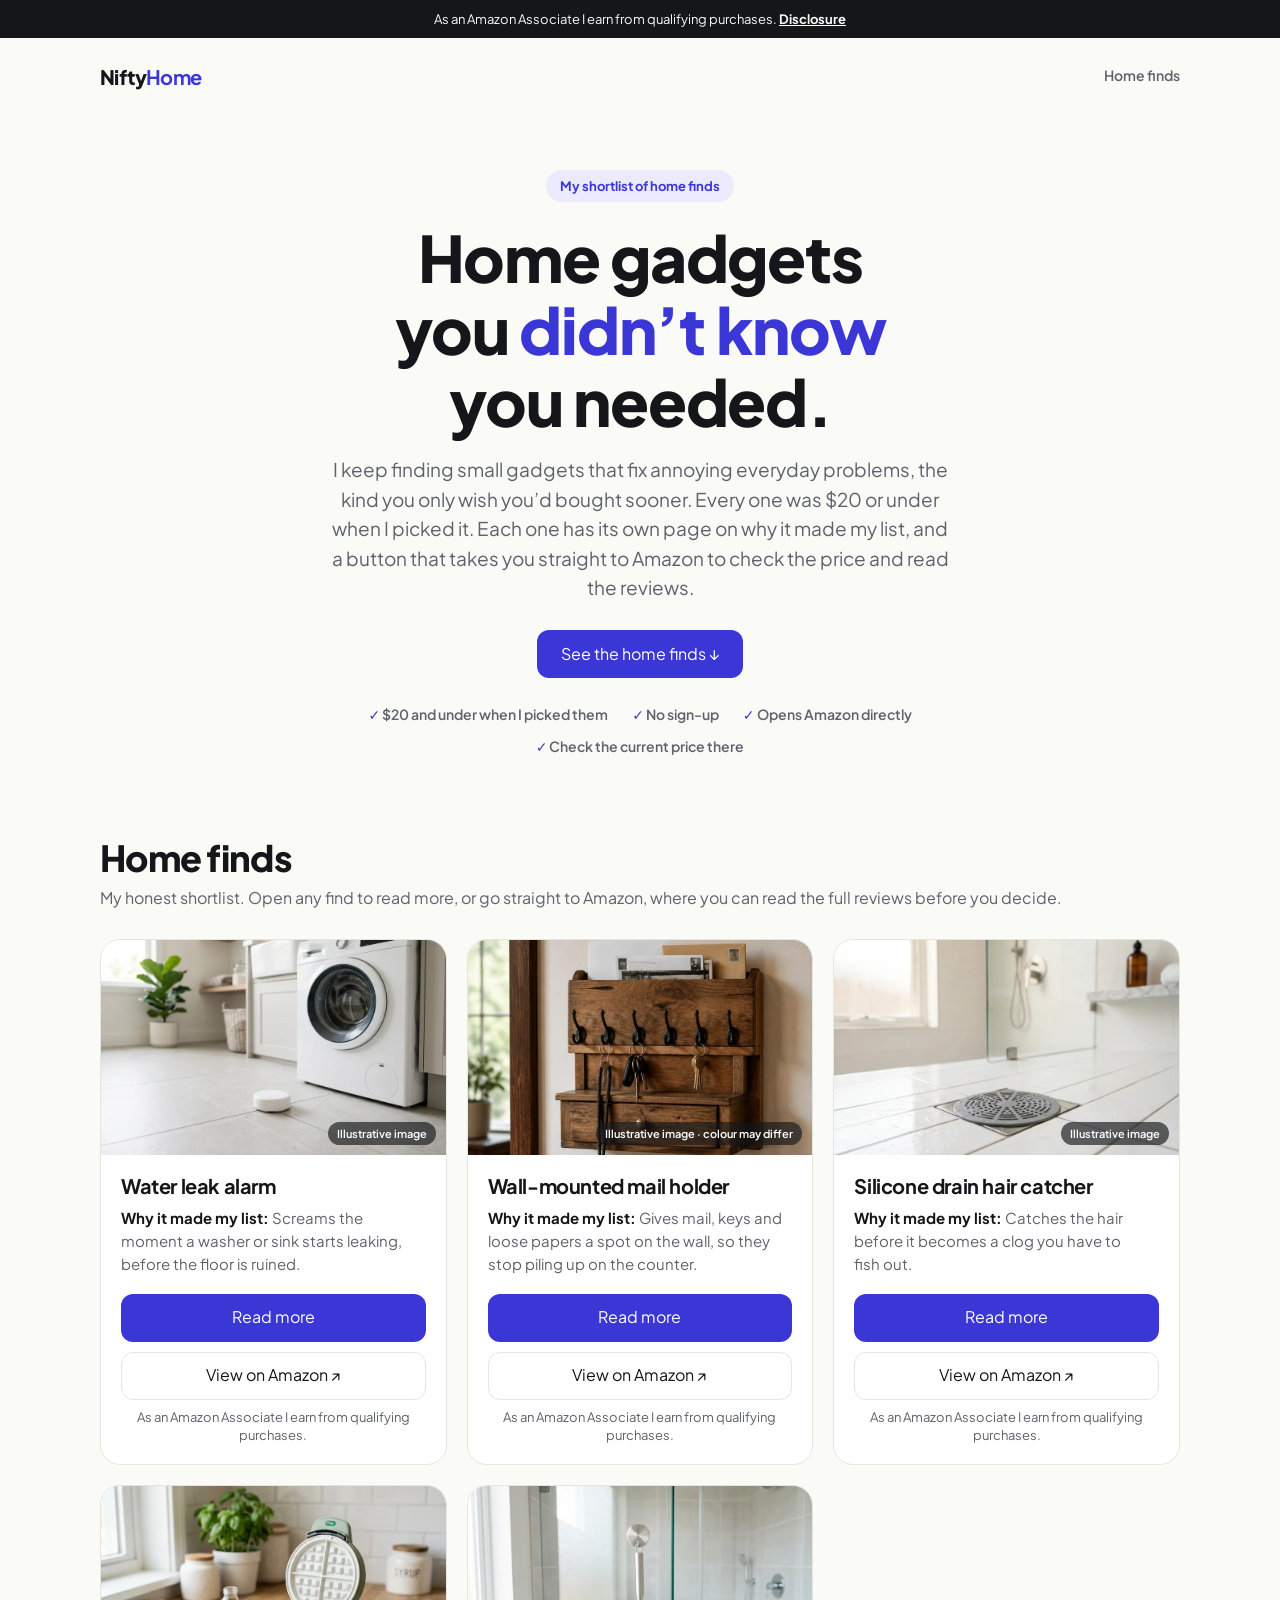
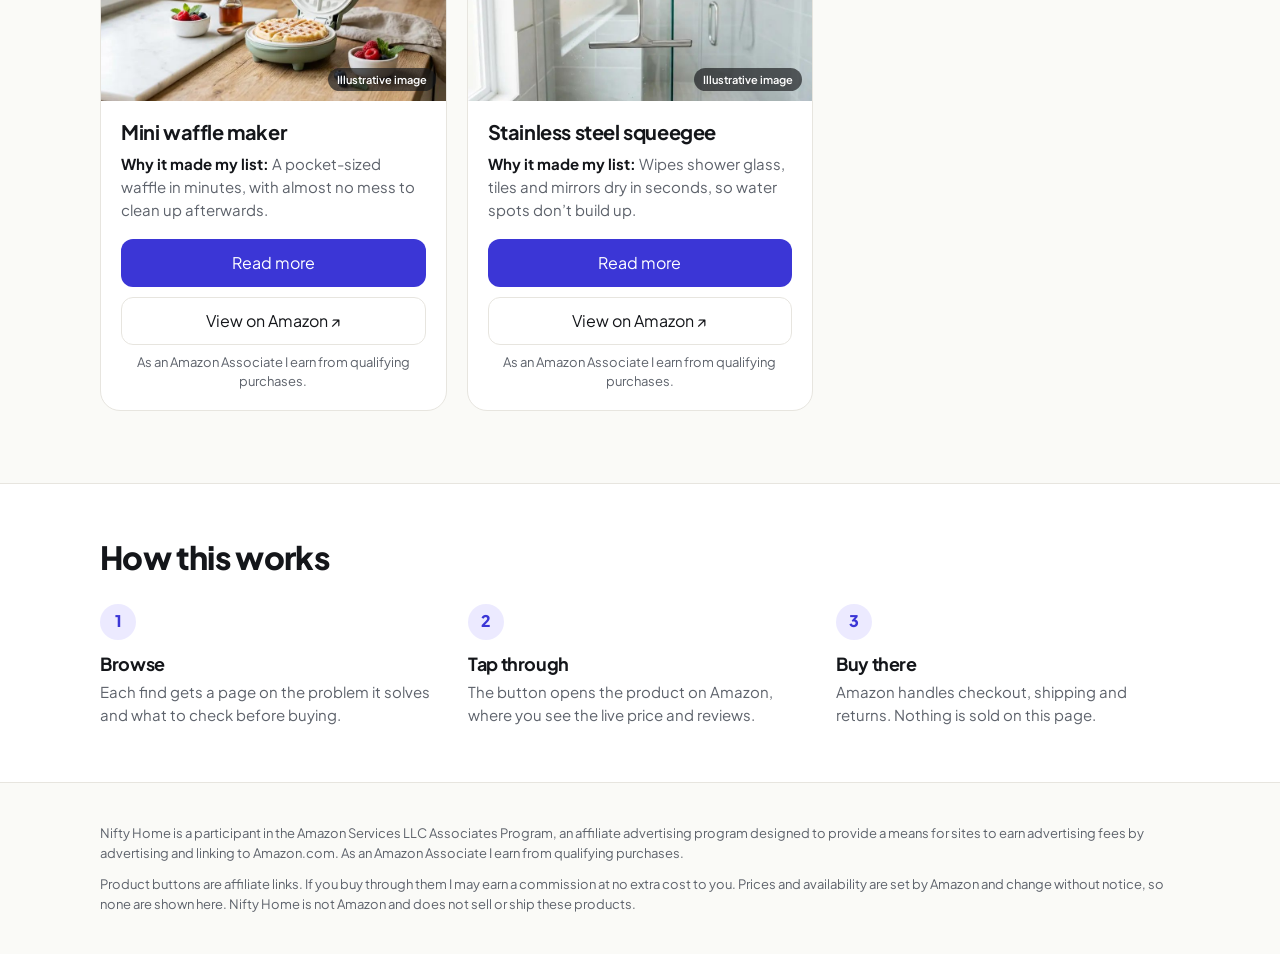
<file: index.html>
<!DOCTYPE html>
<html lang="en">
<head>
<meta charset="utf-8">
<meta name="viewport" content="width=device-width, initial-scale=1, viewport-fit=cover">
<title>Nifty Home — Home gadgets you didn’t know you needed</title>
<meta name="description" content="Clever home gadgets that fix everyday annoyances, with a short note on why each one made my list. All $20 or under when picked.">
<meta property="og:title" content="Nifty Home — Home gadgets you didn’t know you needed">
<meta property="og:description" content="Clever home gadgets that fix everyday annoyances, with a direct link to Amazon.">
<link rel="preconnect" href="https://fonts.googleapis.com">
<link rel="preconnect" href="https://fonts.gstatic.com" crossorigin>
<link rel="stylesheet" href="https://fonts.googleapis.com/css2?family=Plus+Jakarta+Sans:wght@500;600;700;800&display=swap">
<link rel="stylesheet" href="style.css">
</head>
<body>
<p class="bar">As an Amazon Associate I earn from qualifying purchases. <a href="#disclosure">Disclosure</a></p>
<header><div class="wrap"><a class="logo" href="index.html">Nifty<b>Home</b></a><a class="link" href="#picks">Home finds</a></div></header>
<main id="top">
<section class="hero">
  <span class="pill">My shortlist of home finds</span>
  <h1>Home gadgets you <em>didn’t know</em> you needed.</h1>
  <p class="lead">I keep finding small gadgets that fix annoying everyday problems, the kind you only wish you’d bought sooner. Every one was $20 or under when I picked it. Each one has its own page on why it made my list, and a button that takes you straight to Amazon to check the price and read the reviews.</p>
  <a class="btn" href="#picks">See the home finds ↓</a>
  <div class="trust"><span>$20 and under when I picked them</span><span>No sign-up</span><span>Opens Amazon directly</span><span>Check the current price there</span></div>
</section>
<section class="sec" id="picks"><div class="wrap">
  <h2>Home finds</h2>
  <p class="sub">My honest shortlist. Open any find to read more, or go straight to Amazon, where you can read the full reviews before you decide.</p>
  <div class="grid" id="grid"></div>
</div></section>
<section class="how"><div class="wrap">
  <h2 style="font-size:clamp(24px,3.5vw,32px);font-weight:800">How this works</h2>
  <div class="steps">
    <div><b>1</b><h3>Browse</h3><p>Each find gets a page on the problem it solves and what to check before buying.</p></div>
    <div><b>2</b><h3>Tap through</h3><p>The button opens the product on Amazon, where you see the live price and reviews.</p></div>
    <div><b>3</b><h3>Buy there</h3><p>Amazon handles checkout, shipping and returns. Nothing is sold on this page.</p></div>
  </div>
</div></section>
</main>
<footer id="disclosure"><div class="wrap">
  <p>Nifty Home is a participant in the Amazon Services LLC Associates Program, an affiliate advertising program designed to provide a means for sites to earn advertising fees by advertising and linking to Amazon.com. As an Amazon Associate I earn from qualifying purchases.</p>
  <p>Product buttons are affiliate links. If you buy through them I may earn a commission at no extra cost to you. Prices and availability are set by Amazon and change without notice, so none are shown here. Nifty Home is not Amazon and does not sell or ship these products.</p>
</div></footer>
<script src="products.js"></script>
<script>
function esc(s){return String(s).replace(/&/g,"&amp;").replace(/</g,"&lt;").replace(/"/g,"&quot;")}
function media(p,c){if(p.img)return '<div class="'+c+' ph"><img src="'+esc(p.img)+'" alt="'+esc(p.alt||p.name)+'"'+(c==="tile"?' loading="lazy"':"")+'><span class="ill">'+esc(p.ill||"Illustrative image")+'</span></div>';return '<div class="'+c+'" aria-hidden="true">'+(p.art||p.icon)+'</div>'}
function giftLine(p){return window.SEASON&&SEASON.on&&p.gift?'<p class="gift">🎁 '+esc(p.gift)+'</p>':''}
function giftBlock(p){return window.SEASON&&SEASON.on&&p.gift?'<section class="blk"><h2>🎁 Gift idea</h2><p>'+esc(p.gift)+'</p><p class="small">'+esc(SEASON.note)+'</p></section>':''}
function season(){var S=window.SEASON;if(!S||!S.on)return;document.body.classList.add("xmas");var q=function(s){return document.querySelector(s)};var a=q(".hero .pill");if(a)a.textContent=S.pill;var h=q(".hero h1");if(h)h.innerHTML=S.title;var l=q(".hero .lead");if(l)l.textContent=S.lead;var t=q("#picks h2");if(t)t.textContent="Gift ideas";var n=q(".hero .trust");if(n&&!q(".snote"))n.insertAdjacentHTML("afterend",'<p class="snote">'+esc(S.note)+'</p>')}
document.getElementById("grid").innerHTML=window.PRODUCTS.filter(function(p){return !p.hide}).map(function(p,i){
  return '<article class="card">'+media(p,"tile")+
  '<div class="body"><h3>'+esc(p.name)+'</h3><p><b>Why it made my list:</b> '+esc(p.line)+'</p>'+giftLine(p)+
  '<a class="btn" href="product.html?p='+encodeURIComponent(p.slug)+'">Read more</a>'+
  '<a class="btn ghost" href="'+esc(p.link)+'" target="_blank" rel="sponsored nofollow noopener noreferrer">View on Amazon ↗</a><span class="disc">As an Amazon Associate I earn from qualifying purchases.</span></div></article>';
}).join("");
season();
</script>
</body>
</html>
</file>
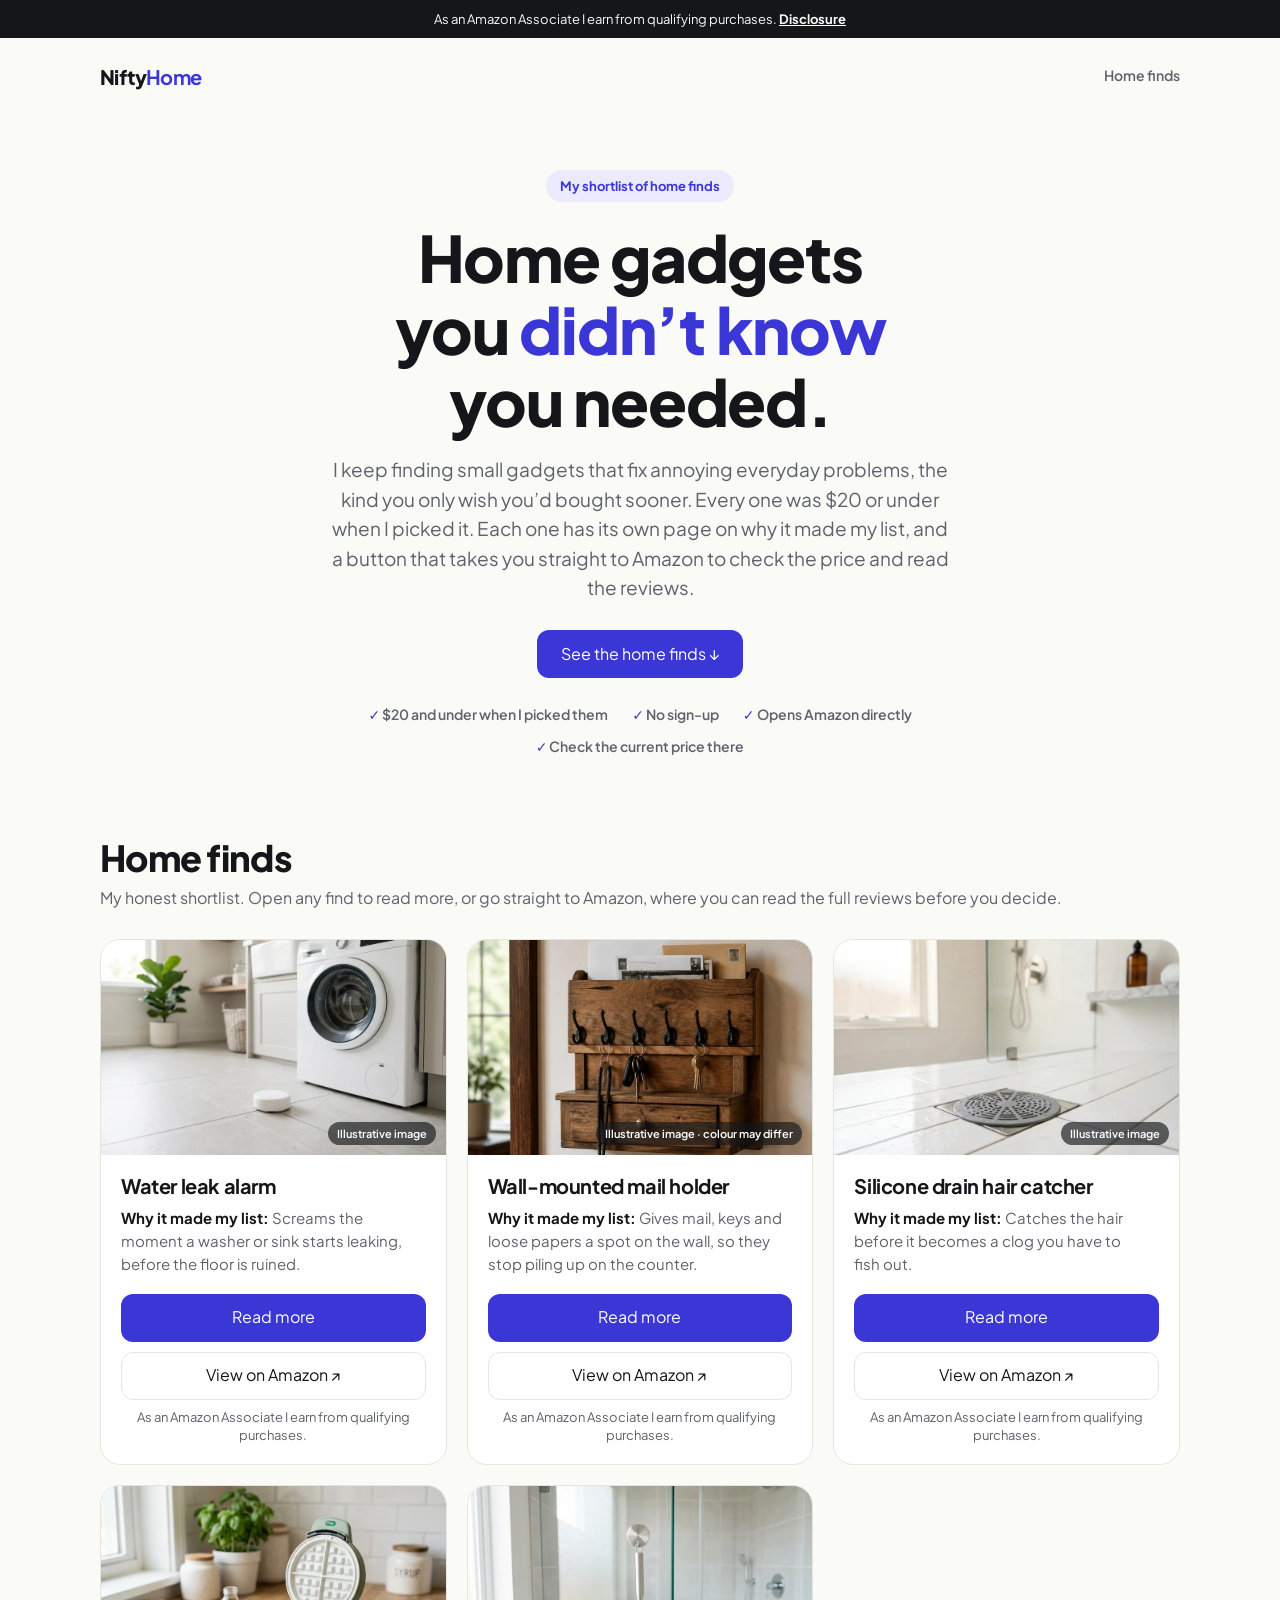
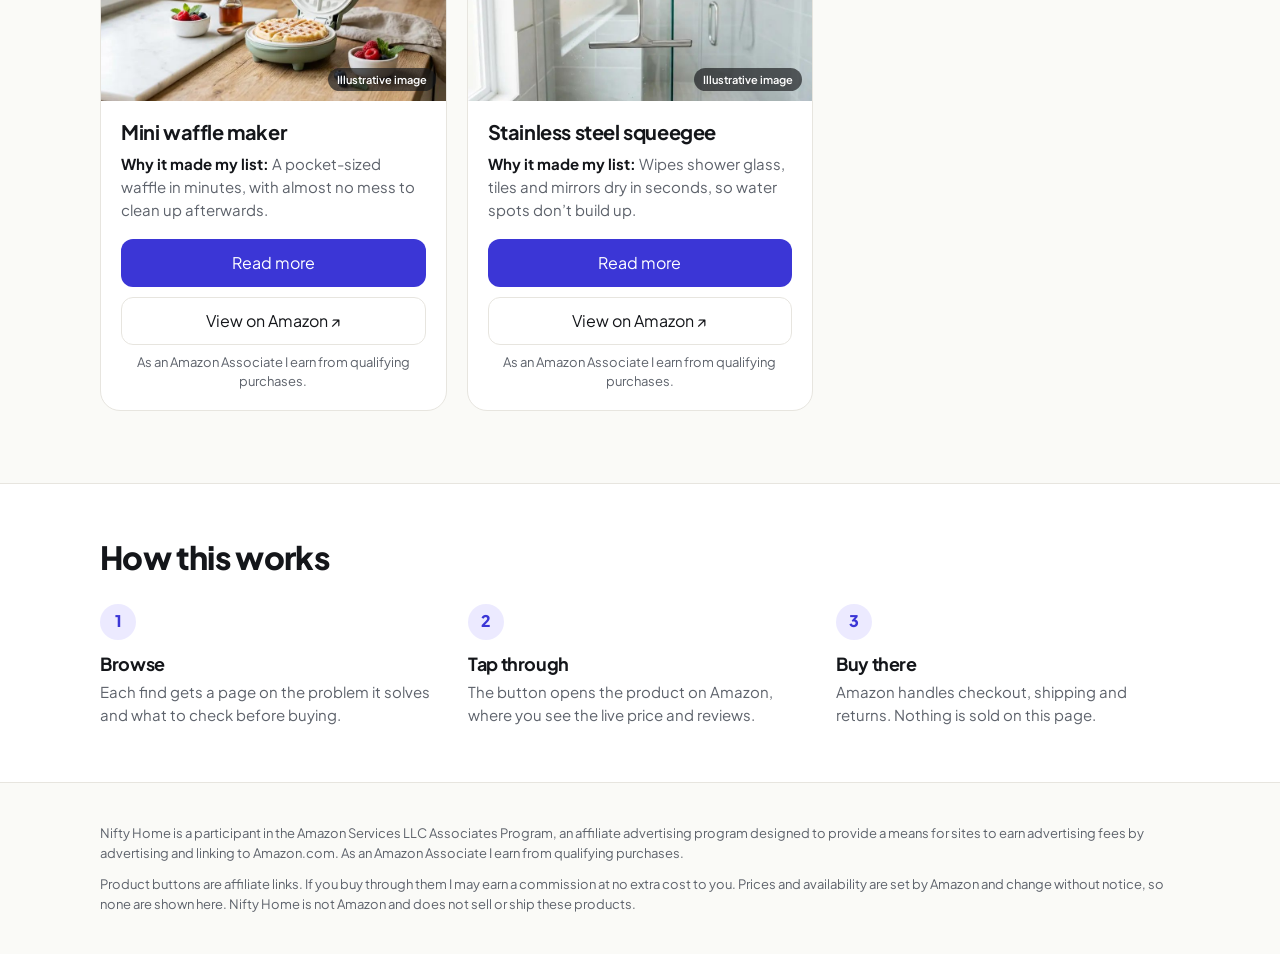
<file: product.html>
<!DOCTYPE html>
<html lang="en">
<head>
<meta charset="utf-8">
<meta name="viewport" content="width=device-width, initial-scale=1, viewport-fit=cover">
<title>Nifty Home</title>
<meta name="description" id="md" content="A home find from Nifty Home, with a direct link to Amazon.">
<meta property="og:type" content="website">
<link rel="preconnect" href="https://fonts.googleapis.com">
<link rel="preconnect" href="https://fonts.gstatic.com" crossorigin>
<link rel="stylesheet" href="https://fonts.googleapis.com/css2?family=Plus+Jakarta+Sans:wght@500;600;700;800&display=swap">
<link rel="stylesheet" href="style.css">
</head>
<body>
<p class="bar">As an Amazon Associate I earn from qualifying purchases. <a href="#disclosure">Disclosure</a></p>
<header><div class="wrap"><a class="logo" href="index.html">Nifty<b>Home</b></a><a class="back" href="index.html#picks">← All home finds</a></div></header>
<main class="wrap" id="app"></main>
<footer id="disclosure"><div class="wrap">
  <p>Nifty Home is a participant in the Amazon Services LLC Associates Program, an affiliate advertising program designed to provide a means for sites to earn advertising fees by advertising and linking to Amazon.com. As an Amazon Associate I earn from qualifying purchases.</p>
  <p>Product buttons are affiliate links. If you buy through them I may earn a commission at no extra cost to you. Prices and availability are set by Amazon and change without notice, so none are shown here. Nifty Home is not Amazon and does not sell or ship these products.</p>
</div></footer>
<script src="products.js"></script>
<script>
function esc(s){return String(s).replace(/&/g,"&amp;").replace(/</g,"&lt;").replace(/"/g,"&quot;")}
function media(p,c){if(p.img)return '<div class="'+c+' ph"><img src="'+esc(p.img)+'" alt="'+esc(p.alt||p.name)+'"'+(c==="tile"?' loading="lazy"':"")+'><span class="ill">'+esc(p.ill||"Illustrative image")+'</span></div>';return '<div class="'+c+'" aria-hidden="true">'+(p.art||p.icon)+'</div>'}
function giftLine(p){return window.SEASON&&SEASON.on&&p.gift?'<p class="gift">🎁 '+esc(p.gift)+'</p>':''}
function giftBlock(p){return window.SEASON&&SEASON.on&&p.gift?'<section class="blk"><h2>🎁 Gift idea</h2><p>'+esc(p.gift)+'</p><p class="small">'+esc(SEASON.note)+'</p></section>':''}
function season(){var S=window.SEASON;if(!S||!S.on)return;document.body.classList.add("xmas");var q=function(s){return document.querySelector(s)};var a=q(".hero .pill");if(a)a.textContent=S.pill;var h=q(".hero h1");if(h)h.innerHTML=S.title;var l=q(".hero .lead");if(l)l.textContent=S.lead;var t=q("#picks h2");if(t)t.textContent="Gift ideas";var n=q(".hero .trust");if(n&&!q(".snote"))n.insertAdjacentHTML("afterend",'<p class="snote">'+esc(S.note)+'</p>')}
season();
var slug=new URLSearchParams(location.search).get("p")||location.hash.slice(1);
if(!slug){location.replace("index.html");}
var p=window.PRODUCTS.filter(function(x){return x.slug===slug})[0];
var app=document.getElementById("app");
if(!p){
  document.title="Home find not found — Nifty Home";
  app.innerHTML='<section class="hub" style="border:0"><h2>We couldn’t find that page</h2><p>It may have moved. Here are all the home finds.</p><a class="btn" href="index.html#picks">See all home finds</a></section>';
}else{
  document.title=p.name+" — Nifty Home";
  document.getElementById("md").content=p.line;
  var btn='<a class="btn" href="'+esc(p.link)+'" target="_blank" rel="sponsored nofollow noopener noreferrer">View on Amazon ↗</a><span class="disc">As an Amazon Associate I earn from qualifying purchases.</span>';
  var li=function(a){return a.map(function(t){return "<li>"+esc(t)+"</li>"}).join("")};
  app.innerHTML=
  '<section class="pd">'+media(p,"big")+'<div><span class="pill">Home find</span><h1>'+esc(p.name)+'</h1><p class="lead">'+esc(p.line)+'</p>'+btn+'<p class="note">Opens Amazon in a new tab, where you can see the current price and reviews.</p></div></section>'+
  '<section class="blk"><h2>The problem it solves</h2><p>'+esc(p.about)+'</p></section>'+
  '<section class="blk"><h2>Why it made my list</h2><p>'+esc(p.how)+'</p></section>'+
  '<section class="blk"><h2>Tips for using it</h2><ul>'+li(p.tips)+'</ul></section>'+
  giftBlock(p)+'<section class="blk"><h2>Who it’s for</h2><p>'+esc(p.who)+'</p></section>'+
  '<section class="blk"><h2>Before you buy</h2><ul>'+li(p.check)+'</ul><p class="small">This page describes what this kind of product does in general. For the exact size, features and current price, always check the Amazon listing.</p></section>'+
  '<section class="blk"><h2>Common questions</h2>'+p.faq.map(function(f){return "<details><summary>"+esc(f[0])+"</summary><p>"+esc(f[1])+"</p></details>"}).join("")+'</section>'+
  '<section class="blk">'+btn+'</section>'+
  '<section class="hub"><h2>Want more home finds?</h2><p>See the other gadgets on my shortlist.</p><a class="btn ghost" href="index.html#picks">See other home finds →</a></section>';
}
</script>
</body>
</html>
</file>
<file: style.css>
:root{--bg:#fafaf7;--surface:#fff;--ink:#14161a;--muted:#5d626b;--line:#e7e5df;--accent:#3b36d6;--accent-fg:#fff;--tile:#eceaff;--tile2:#fff1e6;color-scheme:light;box-sizing:border-box;padding-top:env(safe-area-inset-top,0px);padding-bottom:env(safe-area-inset-bottom,0px)}
@media (prefers-color-scheme:dark){:root:not([data-theme="light"]){--bg:#0f1013;--surface:#17181c;--ink:#f2f3f5;--muted:#9aa0aa;--line:#2a2c33;--accent:#8b87ff;--accent-fg:#0f1013;--tile:#22223a;--tile2:#3a2a20;color-scheme:dark}}
:root[data-theme="dark"]{--bg:#0f1013;--surface:#17181c;--ink:#f2f3f5;--muted:#9aa0aa;--line:#2a2c33;--accent:#8b87ff;--accent-fg:#0f1013;--tile:#22223a;--tile2:#3a2a20;color-scheme:dark}
html{scroll-padding-top:env(safe-area-inset-top,0px);scroll-behavior:smooth;-webkit-font-smoothing:antialiased}
*{box-sizing:border-box}
body{margin:0;background:var(--bg);color:var(--ink);font-family:"Plus Jakarta Sans",system-ui,-apple-system,"Segoe UI",sans-serif;line-height:1.55}
h1,h2,h3,p{margin:0}h1,h2,h3{line-height:1.12;letter-spacing:-.02em;text-wrap:balance}p{text-wrap:pretty}
.wrap{max-width:1120px;margin:0 auto;padding:0 20px}
.bar{background:var(--ink);color:var(--bg);text-align:center;font-size:13px;padding:9px 16px}
.bar a{color:inherit;font-weight:700}
header .wrap{display:flex;align-items:center;justify-content:space-between;padding-top:16px;padding-bottom:16px}
.logo{font-weight:800;font-size:20px;letter-spacing:-.03em;text-decoration:none;color:var(--ink)}
.logo b{color:var(--accent)}
.link{font-size:14px;font-weight:600;color:var(--muted);text-decoration:none;min-height:44px;display:inline-flex;align-items:center}
.btn{display:inline-flex;align-items:center;justify-content:center;gap:8px;min-height:48px;padding:0 24px;border-radius:12px;background:var(--accent);color:var(--accent-fg);font:700 15px inherit;font-family:inherit;text-decoration:none;transition:transform .15s,opacity .15s}
.btn:hover{opacity:.92}.btn:active{transform:scale(.97)}
.hero{text-align:center;padding:56px 20px 40px;max-width:760px;margin:0 auto}
.pill{display:inline-block;font-size:13px;font-weight:700;color:var(--accent);background:var(--tile);border-radius:999px;padding:6px 14px}
.hero h1{font-size:clamp(38px,7vw,64px);font-weight:800;margin-top:20px}
.hero h1 em{font-style:normal;color:var(--accent)}
.hero .lead{margin-top:18px;font-size:clamp(16px,2.2vw,19px);color:var(--muted);max-width:34em;margin-inline:auto}
.hero .btn{margin-top:28px}
.trust{display:flex;flex-wrap:wrap;justify-content:center;gap:10px 24px;margin-top:26px;font-size:14px;color:var(--muted);font-weight:600}
.trust span::before{content:"✓ ";color:var(--accent)}
.sec{padding:40px 0 72px}
.sec h2{font-size:clamp(26px,4vw,36px);font-weight:800}
.sec .sub{margin-top:8px;color:var(--muted)}
.grid{display:grid;gap:20px;margin-top:28px;grid-template-columns:repeat(auto-fill,minmax(min(100%,300px),1fr))}
.card{display:flex;flex-direction:column;background:var(--surface);border:1px solid var(--line);border-radius:20px;overflow:hidden;transition:transform .2s,box-shadow .2s}
.card:hover{transform:translateY(-3px);box-shadow:0 12px 30px -14px rgba(20,22,26,.25)}
.tile{position:relative;aspect-ratio:16/10;display:grid;place-items:center;font-size:64px;background:var(--tile)}
.card:nth-child(even) .tile{background:var(--tile2)}
.no{position:absolute;top:14px;left:16px;font-size:13px;font-weight:800;color:var(--muted)}
.body{display:flex;flex-direction:column;flex:1;padding:20px}
.body h3{font-size:20px;font-weight:700}
.body p{margin-top:8px;color:var(--muted);font-size:15px;flex:1}
.body .btn{margin-top:18px;width:100%}
.how{background:var(--surface);border-block:1px solid var(--line);padding:56px 0}
.steps{display:grid;gap:24px;margin-top:28px}
@media(min-width:760px){.steps{grid-template-columns:repeat(3,1fr)}}
.steps b{display:grid;place-items:center;width:36px;height:36px;border-radius:50%;background:var(--tile);color:var(--accent);font-weight:800}
.steps h3{margin-top:14px;font-size:18px}.steps p{margin-top:6px;color:var(--muted);font-size:15px}
.body p b{color:var(--ink)}footer{padding:40px 0;font-size:13px;color:var(--muted)}
footer p+p{margin-top:10px}
#disclosure{scroll-margin-top:16px}
@media(prefers-reduced-motion:reduce){*{transition:none!important;scroll-behavior:auto!important}}

.btn.ghost{background:transparent;color:var(--ink);border:1px solid var(--line)}.body .btn+.btn{margin-top:10px}
.back{font-size:14px;font-weight:600;color:var(--muted);text-decoration:none;min-height:44px;display:inline-flex;align-items:center}
.pd{display:grid;gap:32px;align-items:center;padding:24px 0 48px}@media(min-width:800px){.pd{grid-template-columns:1fr 1fr}}
.big{aspect-ratio:1;display:grid;place-items:center;font-size:clamp(96px,22vw,160px);background:var(--tile);border-radius:24px;border:1px solid var(--line)}
.pd h1{font-size:clamp(32px,5vw,48px);font-weight:800;margin-top:16px}.pd .lead{margin-top:14px;font-size:18px;color:var(--muted)}.pd .btn{margin-top:24px}.note{margin-top:12px;font-size:13px;color:var(--muted)}
.blk{padding:28px 0;border-top:1px solid var(--line);max-width:700px}.blk h2{font-size:22px;font-weight:800}.blk p{margin-top:10px;color:var(--muted);font-size:17px}
.blk ul{margin:12px 0 0;padding-left:20px;color:var(--muted);font-size:17px}.blk li+li{margin-top:8px}.blk .small{font-size:14px}
details{border:1px solid var(--line);border-radius:12px;background:var(--surface);padding:0 16px;margin-top:10px}summary{cursor:pointer;font-weight:700;padding:14px 0;min-height:44px}details p{margin:0 0 14px}
.hub{text-align:center;padding:48px 20px 72px;border-top:1px solid var(--line)}.hub h2{font-size:clamp(24px,4vw,32px);font-weight:800}.hub p{margin-top:8px;color:var(--muted)}.hub .btn{margin-top:20px}

.tile svg{width:58%;height:auto}.big svg{width:62%;height:auto}

.ph{position:relative;padding:0;overflow:hidden;display:block}.ph img{width:100%;height:100%;object-fit:cover;display:block}.big.ph{aspect-ratio:16/10}.ill{position:absolute;right:10px;bottom:10px;font-size:11px;font-weight:600;background:rgba(20,22,26,.65);color:#fff;padding:3px 9px;border-radius:999px}

.xmas{--accent:#b3262e;--accent-fg:#fff;--tile:#e7f1e9;--tile2:#fbe8e8}
@media (prefers-color-scheme:dark){.xmas{--accent:#ff8a8f;--accent-fg:#2a0d0f;--tile:#1d3024;--tile2:#3a2224}}
.xmas .bar{background:#14532d;color:#fff}.xmas .pill{background:var(--tile2)}
.body p.gift{flex:0;margin-top:8px;font-size:14px;font-weight:600;color:var(--accent)}
.snote{margin:14px auto 0;max-width:34em;font-size:13px;color:var(--muted)}

.disc{display:block;margin-top:8px;font-size:13px;line-height:1.4;color:var(--muted)}.body .disc{text-align:center}
</file>
